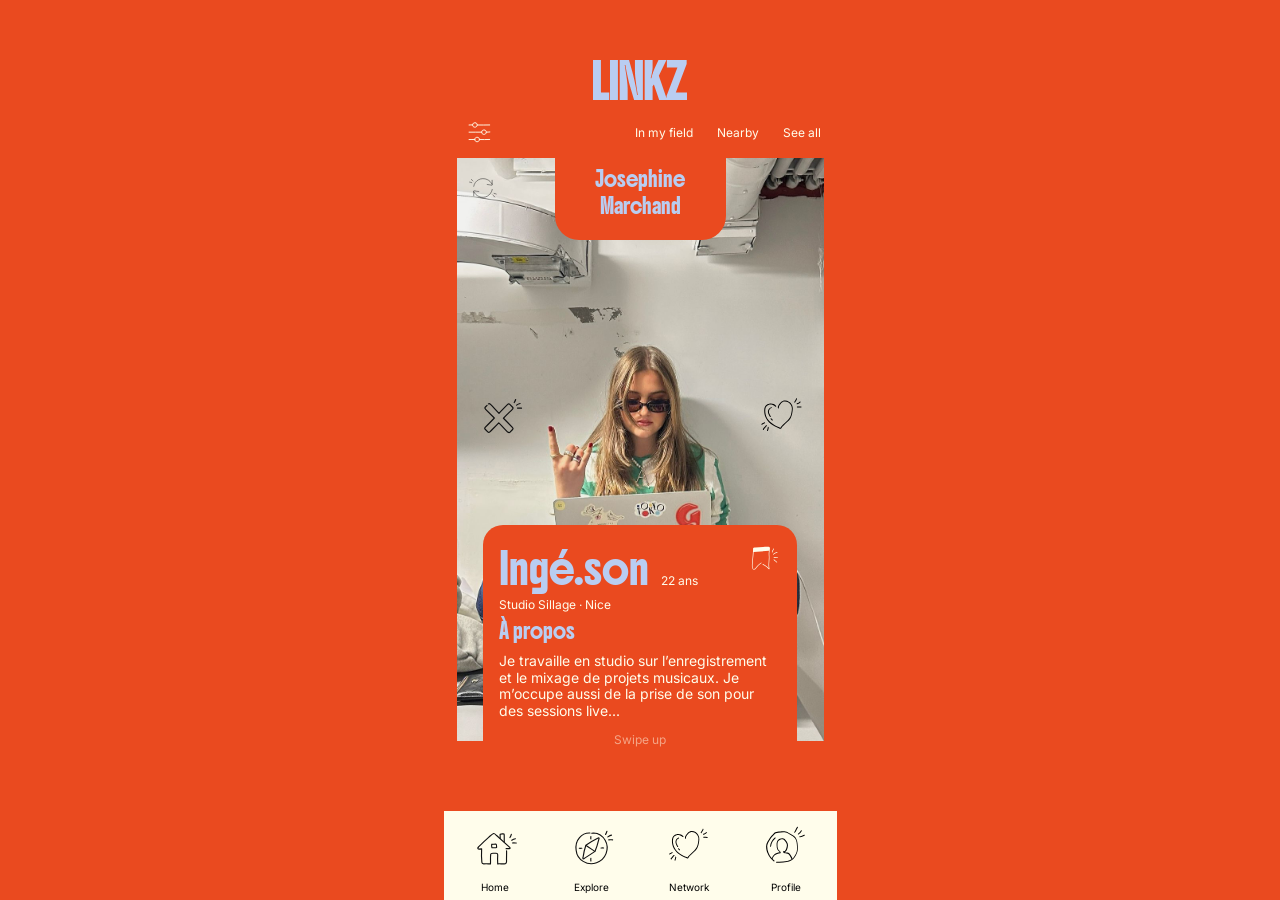
<file: index.html>
<!DOCTYPE html>
<html lang="en">
<head>
    <meta charset="UTF-8">
    <meta name="viewport" content="width=device-width, initial-scale=1.0">
    <title>Document</title>
    <link rel="stylesheet" href="style.css">
    <link rel="stylesheet" href="style-home.css">
</head>
<body>
    <div class="header">
        <img src="./LINKZ/LOGO/LOGO.svg" alt="">
    </div>
    
    <div class="navigation">
        <img src="./LINKZ/ICONES/filters.svg" alt="" height="40px">
        <div class="options">
            <a href="">In my field</a>
            <a href="">Nearby</a>
            <a href="">See all</a>
        </div>
    </div>
    <div class="profil">
        <div class="subheader">
            <img src="./LINKZ/ICONES/refresh.svg" alt="">
            <div class="nametag">
                <h2>Josephine Marchand</h2>
            </div>
            <div id="fakecontent"></div>
        </div>
        <div class="swipeoptions">
            <img src="./LINKZ/ICONES/dislike.svg" alt="">
            <img src="./LINKZ/ICONES/like.svg" alt="">
        </div>
    
        <div class="cardinfo">
            <div class="info">
                <div class="titlecardfull">
                    <div class="titlecardpicto">
                        <div class="titlecard">
                            <h1>Ingé.son</h1>
                            <div class="age">
                                <p>22 ans</p>
                            </div>
                        </div>
                        <img src="./LINKZ/ICONES/save.svg" alt="">
                    </div>
                    <p>Studio Sillage · Nice</p>
                </div>
                <div class="apropos">
                    <h2>À propos</h2>
                    <p>Je travaille en studio sur l’enregistrement et le mixage de projets musicaux. Je m’occupe aussi de la prise de son pour des sessions live...</p>
                </div>
            </div>
            <p>Swipe up</p>
        </div>
    </div>

    <div class="tabbar">
        <div class="tabbarbutton">
            <img src="./LINKZ/ICONES/home.svg" alt="">
            <p>Home</p>
        </div>
        <div class="tabbarbutton">
            <img src="./LINKZ/ICONES/explore.svg" alt="">
            <p>Explore</p>
        </div>
        <div class="tabbarbutton">
            <img src="./LINKZ/ICONES/like.svg" alt="">
            <p>Network</p>
        </div>
        <div class="tabbarbutton">
            <img src="./LINKZ/ICONES/profile.svg" alt="">
            <p>Profile</p>
        </div>
    </div>
</body>
</html>
</file>
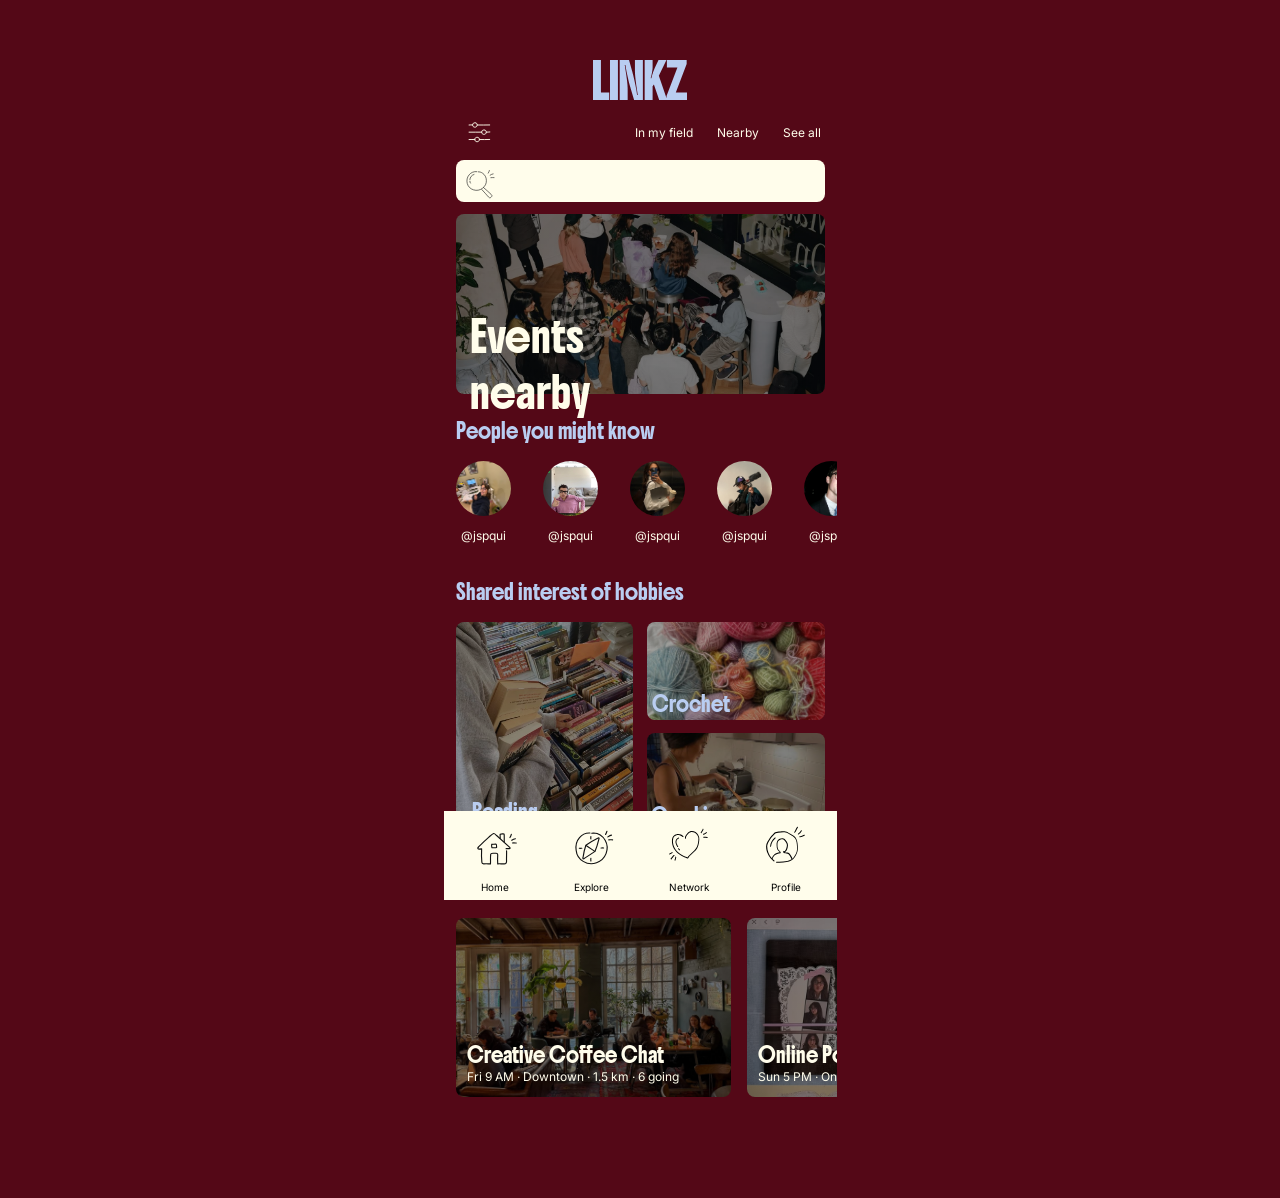
<file: explore.html>
<!DOCTYPE html>
<html lang="en">
<head>
    <meta charset="UTF-8">
    <meta name="viewport" content="width=device-width, initial-scale=1.0">
    <title>Document</title>
    <link rel="stylesheet" href="style.css">
    <link rel="stylesheet" href="style-explore.css">
</head>
<body>
    <div class="header">
        <img src="./LINKZ/LOGO/LOGO.svg" alt="">
    </div>
    
    <div class="navigation">
        <img src="./LINKZ/ICONES/filters.svg" alt="" height="40px">
        <div class="options">
            <a href="">In my field</a>
            <a href="">Nearby</a>
            <a href="">See all</a>
        </div>
    </div>
    <div class="content">
        <div class="topsection">
            <div class="search">
                <img src="./LINKZ/ICONES/search.svg" alt="">
            </div>
            <div class="cardevents">
                <h1>Events nearby</h1>
            </div>
        </div>
        <div class="accountsection">
            <h2>People you might know</h2>
            <div class="accounts">
                <div class="profiles">
                    <img src="./LINKZ/IMAGES/PROFIL 1.jpg" alt="">
                    <p>@jspqui</p>
                </div>
                <div class="profiles">
                    <img src="./LINKZ/IMAGES/PROFIL 2.jpg" alt="">
                    <p>@jspqui</p>
                </div>
                <div class="profiles">
                    <img src="./LINKZ/IMAGES/PROFIL 3.jpg" alt="">
                    <p>@jspqui</p>
                </div>
                <div class="profiles">
                    <img src="./LINKZ/IMAGES/PROFIL 4.jpg" alt="">
                    <p>@jspqui</p>
                </div>
                <div class="profiles">
                    <img src="./LINKZ/IMAGES/PROFIL 5.jpg" alt="">
                    <p>@jspqui</p>
                </div>
            </div>
        </div>
        <div class="hobbiessection">
            <h2>Shared interest of hobbies</h2>
            <div class="hobbiesmore">
                <div class="hobbiescards">
                    <div class="readingcard">
                        <h2>Reading</h2>
                    </div>
                    <div class="crochetcard">
                        <h2>Crochet</h2>
                    </div>
                    <div class="cookingcard">
                        <h2>Cooking</h2>
                    </div>
                </div>
                <a href="">See more</a>
            </div>
        </div>
        <div class="todosection">
            <h2>Things to do this week</h2>
            <div class="todocards">
                <div class="coffecard">
                    <h2>Creative Coffee Chat</h2>
                    <p>Fri 9 AM · Downtown · 1.5 km · 6 going</p>
                </div>
                <div class="onlinecard">
                    <h2>Online Portfolio Review</h2>
                    <p>Sun 5 PM · Online · Open to all · 20 going</p>
                </div>
            </div>
        </div>
    </div>
    <div class="tabbar">
        <div class="tabbarbutton">
            <img src="./LINKZ/ICONES/home.svg" alt="">
            <p>Home</p>
        </div>
        <div class="tabbarbutton">
            <img src="./LINKZ/ICONES/explore.svg" alt="">
            <p>Explore</p>
        </div>
        <div class="tabbarbutton">
            <img src="./LINKZ/ICONES/like.svg" alt="">
            <p>Network</p>
        </div>
        <div class="tabbarbutton">
            <img src="./LINKZ/ICONES/profile.svg" alt="">
            <p>Profile</p>
        </div>
    </div>
</body>
</html>
</file>
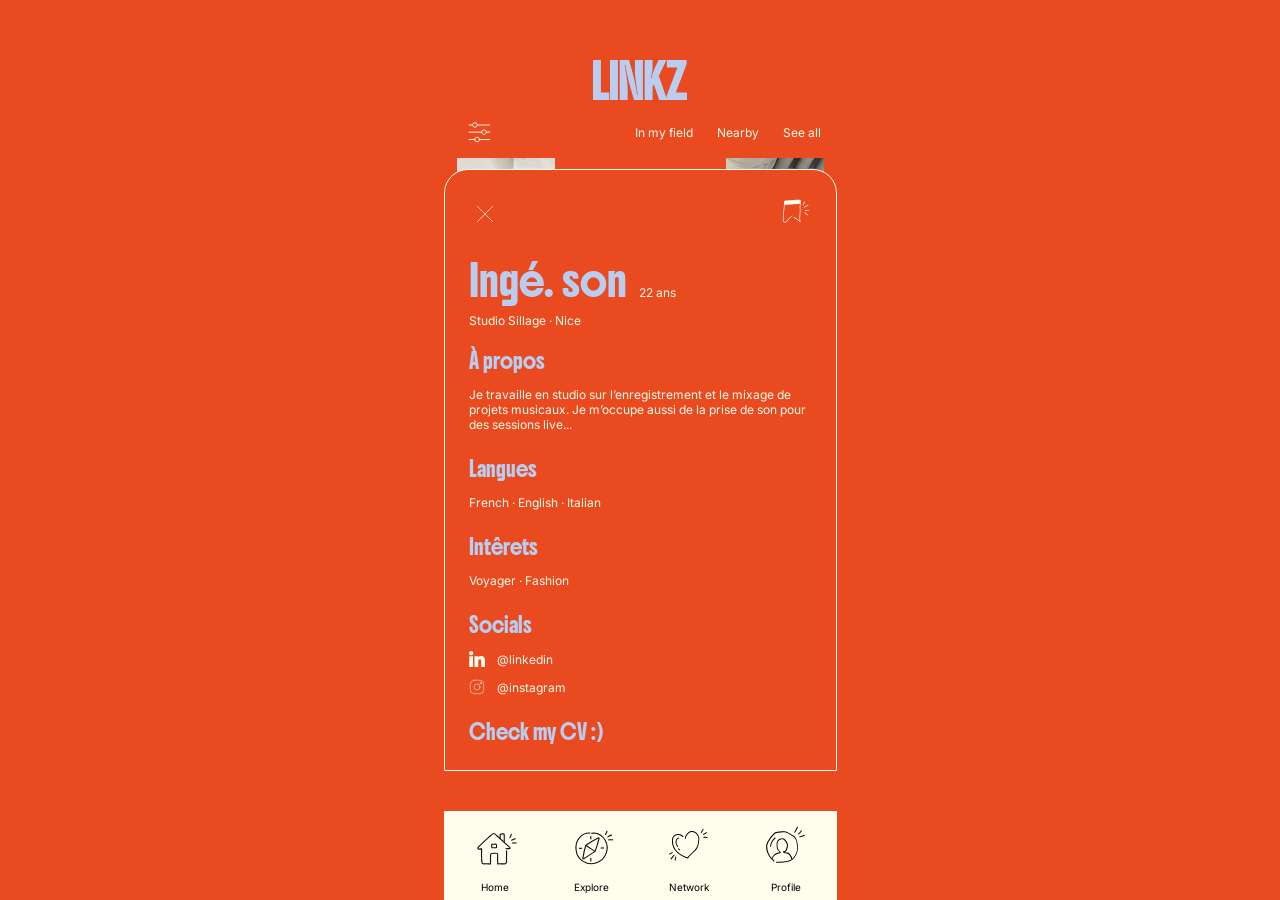
<file: home-swipeup.html>
<!DOCTYPE html>
<html lang="en">
<head>
    <meta charset="UTF-8">
    <meta name="viewport" content="width=device-width, initial-scale=1.0">
    <title>Document</title>
    <link rel="stylesheet" href="style.css">
    <link rel="stylesheet" href="style-home.css">
    <link rel="stylesheet" href="style-home-swipeup.css">
</head>
<body>
    <div class="header">
        <img src="./LINKZ/LOGO/LOGO.svg" alt="">
    </div>
    
    <div class="navigation">
        <img src="./LINKZ/ICONES/filters.svg" alt="" height="40px">
        <div class="options">
            <a href="">In my field</a>
            <a href="">Nearby</a>
            <a href="">See all</a>
        </div>
    </div>
    <div class="profil">
        <div class="subheader">
            <img src="./LINKZ/ICONES/refresh.svg" alt="">
            <div class="nametag">
                <h2>Josephine Marchand</h2>
            </div>
            <div id="fakecontent"></div>
        </div>
    </div>
        <div class="cardup">
            <div class="buttons">
                <img src="./LINKZ/ICONES/cross.svg" alt="" height="16px">
                <img src="./LINKZ/ICONES/save.svg" alt="">
            </div>
            <div class="contentcard">
                <div class="titlecard1">
                    <div class="title1">
                        <h1>Ingé. son</h1>
                        <p>22 ans</p>
                    </div>
                    <p>Studio Sillage · Nice</p>
                </div>
                <div class="catcard">
                    <div class="cat">
                        <h2>À propos</h2>
                        <p>Je travaille en studio sur l’enregistrement et le mixage de projets musicaux. Je m’occupe aussi de la prise de son pour des sessions live...</p>
                    </div>
                    <div class="cat">
                        <h2>Langues</h2>
                        <p>French · English · Italian</p>
                    </div>
                    <div class="cat">
                        <h2>Intêrets</h2>
                        <p>Voyager · Fashion</p>
                    </div>
                    <div class="cat">
                        <h2>Socials</h2>
                        <div class="RS">
                            <img src="./LINKZ/ICONES/linkedin.svg" alt="">
                            <p>@linkedin</p>
                        </div>
                        <div class="RS">
                            <img src="./LINKZ/ICONES/instagram.svg" alt="">
                            <p>@instagram</p>
                        </div>
                    </div>
                    <h2> Check my CV :)</h2>
                </div>
            </div>
        </div>

    <div class="tabbar">
        <div class="tabbarbutton">
            <img src="./LINKZ/ICONES/home.svg" alt="">
            <p>Home</p>
        </div>
        <div class="tabbarbutton">
            <img src="./LINKZ/ICONES/explore.svg" alt="">
            <p>Explore</p>
        </div>
        <div class="tabbarbutton">
            <img src="./LINKZ/ICONES/like.svg" alt="">
            <p>Network</p>
        </div>
        <div class="tabbarbutton">
            <img src="./LINKZ/ICONES/profile.svg" alt="">
            <p>Profile</p>
        </div>
    </div>
</body>
</html>
</file>
<file: style.css>
@import url('https://fonts.googleapis.com/css2?family=Inter:opsz,wght@14..32,100..900&display=swap');

@import url('https://fonts.googleapis.com/css2?family=Boldonse&family=Inter:opsz,wght@14..32,100..900&display=swap');

* {
    padding: 0;
    margin: 0;
    box-sizing: border-box;
}

.header,
.tabbar,
.navigation {
    position: fixed;
    left: 0;
    right: 0;
    max-width: 393px;
    margin: auto;
    z-index: 1;
}

.header{
    top: 0px;
    display: flex;
    justify-content: center;
    align-items: flex-end;
    height: 112px;
    padding: 0px 0px 12px;
}

.header img {
    height: 40px;
}

body {
    color: #FFFDEB;
    font-family: "Inter", sans-serif;
    font-size: 12px;
    font-weight: 400;
}

.navigation{
   padding-left: 16px;
   padding-right: 16px;
   display: flex;
   justify-content: space-between;
   align-items: center;
   height: 48px;
   padding-bottom: 4px;
}

.navigation img {
    width: 40px;
    height: 40px;
}

.options{
    display: flex;
    justify-content: flex-end;
    align-items: center;
    gap: 24px;
}

a{
    text-decoration: none;
    color: #FFFDEB;
    font-family: 'Inter', sans-serif;
    font-size: 12px;
    font-style: normal;
    font-weight: 400;
    line-height: normal;
    
}

h2{
    color: #B9CDF1;
    text-align: center;
    font-family: "boldonse", sans-serif;
    font-size: 14px;
    font-style: normal;
    font-weight: 400;
    line-height: normal;
}

h1{
    color: #B9CDF1;
    font-family: "Boldonse", sans-serif;
    font-size: 29px;
    font-weight: 400;
}

.tabbar {
    bottom: 0;
    display: flex;
    justify-content: space-between;
    align-items: center;

    width: 100%;
    height: 89px;
    padding: 8px 24px;
    background: #FFFDEB;
}

.tabbarbutton {
    display: flex;
    width: 54px;
    flex-direction: column;
    align-items: center;
    gap: 4px;
}

.tabbarbutton p {
    color: black;
    text-align: center;
    font-size: 10px;
    font-weight: 400;
}

.tabbarbutton img {
    width: 58px;
    height: 58px;
    object-fit: contain;
}


.cardinfo > p {
    opacity: 0.5;
}
</file>
<file: style-home.css>
@import url('https://fonts.googleapis.com/css2?family=Inter:opsz,wght@14..32,100..900&display=swap');

@import url('https://fonts.googleapis.com/css2?family=Boldonse&family=Inter:opsz,wght@14..32,100..900&display=swap');

* {
    padding: 0;
    margin: 0;
    box-sizing: border-box;
}

.header,
.navigation{
    background-color: #EA4A1F;
}

body {
    background-color: #EA4A1F;
    background-image: url("./LINKZ/IMAGES/IMAGE_PROFILE.jpg");
    background-position: center 143px;
    background-size: 367px auto;
    background-repeat: no-repeat;
    max-width: 393px;
    margin: 0 auto;
    min-height: 100svh;
    padding-top: 110px;
    padding-bottom: 89px;
    color: #FFFDEB;
    font-family: "Inter", sans-serif;
    font-size: 12px;
    font-weight: 400;
}


.profil {
    position: relative;
    height: 605px;
    margin: 48px 13px;
}

.nametag{
    display: flex;
    width: 171px;
    flex-direction: column;
    align-items: center;
    justify-content: center;
    padding: 8px 24px 20px;
    border-radius: 0 0 24px 24px;
    background: #EA4A1F;
}

.subheader{
   display: flex;
   padding: 0 8px;
   justify-content: space-between;
   align-items: flex-start;
}


#fakecontent{
    width: 36px;
}

.subheader img {
    width: 36px;
    margin-top: 12px;
}

.swipeoptions{
    display: flex;
    justify-content: space-between;
    align-items: center;

    position: absolute;
    top: 230px;
    left: 12px;
    right: 12px;
}

.swipeoptions img{
    width: 60px;
    height: 60px;
    object-fit: contain;
}

.age{
    display: flex;
    justify-content: center;
    align-items: center;
}

h1{
    color: #B9CDF1;
    font-family: "Boldonse", sans-serif;
    font-size: 29px;
    font-weight: 400;
}

.titlecard{
    display: flex;
    align-items: baseline;
    gap: 12px;
}

.titlecardpicto{
    display: flex;
    justify-content: space-between;
    align-items: flex-start;
    width: 100%;
    gap: 8px;
}

.titlecardpicto img{
    flex-shrink: 0;
    width: 32px;
}

.titlecardfull{
    display: flex;
    flex-direction: column;
    align-items: flex-start;
    align-self: stretch;
}

.apropos{
    display: flex;
    flex-direction: column;
    align-items: flex-start;
    gap: 8px;
    align-self: stretch;
}

.apropos p {
    font-size: 14px;
    line-height: 1.2;
}

.info{
    display: flex;
    padding: 0 16px;
    flex-direction: column;
    align-items: flex-start;
    gap: 6px;
    align-self: stretch;
}

.cardinfo{
    display: flex;
    flex-direction: column;
    justify-content: flex-end;
    align-items: center;
    width: 314px;
    max-width: 90%;
    gap: 12px;
    padding: 16px 0;
    border-radius: 20px 20px 0 0;
    background: #EA4A1F;
    position: absolute;
    bottom: 0;
    left: 0;
    right: 0;
    margin: 0 auto;
}

.tabbar {
    bottom: 0;
    display: flex;
    justify-content: space-between;
    align-items: center;

    width: 100%;
    height: 89px;
    padding: 8px 24px;
    background: #FFFDEB;
}

.tabbarbutton {
    display: flex;
    width: 54px;
    flex-direction: column;
    align-items: center;
    gap: 4px;
}

.tabbarbutton p {
    color: black;
    text-align: center;
    font-size: 10px;
    font-weight: 400;
}

.tabbarbutton img {
    width: 58px;
    height: 58px;
    object-fit: contain;
}


.cardinfo > p {
    opacity: 0.5;
}
</file>
<file: style-explore.css>
@import url('https://fonts.googleapis.com/css2?family=Inter:opsz,wght@14..32,100..900&display=swap');

@import url('https://fonts.googleapis.com/css2?family=Boldonse&family=Inter:opsz,wght@14..32,100..900&display=swap');

* {
    padding: 0;
    margin: 0;
    box-sizing: border-box;
}


.header,
.navigation{
    background-color: #540817;
}

body {
    background-color: #540817;
    max-width: 393px;
    margin: 0 auto;
    min-height: 100svh;
    padding-top: 110px;
    padding-bottom: 89px;
    color: #FFFDEB;
    font-family: "Inter", sans-serif;
    font-size: 12px;
    font-weight: 400;
}

.content {
    display: flex;
    flex-direction: column;
    align-items: flex-end;
    gap: 24px;
}

.topsection {
    display: flex;
    padding: 0 12px;
    flex-direction: column;
    align-items: center;
    gap: 12px;
    align-self: stretch;
}

.search {
    display: flex;
    height: 42px;
    align-items: flex-start;
    margin-top: 50px;
    align-self: stretch;
    border-radius: 8px;
    background: #FFFDEB;
}

.search img{
    flex-shrink: 0;
    width: 48px;
}

.topsection h1 {
    color: #FFFDEB;
}

.cardevents {
    border-radius: 8px;
    background: linear-gradient(0deg, rgba(0, 0, 0, 0.52) 0%, rgba(0, 0, 0, 0.52) 100%), url("./LINKZ/IMAGES/EVENT.jpg") lightgray 50% / cover no-repeat;
    display: flex;
    height: 180px;
    padding: 127px 114px 6px 14px;
    justify-content: center;
    align-items: center;
    gap: 10px;
    align-self: stretch;
}

.accountsection {
    display: flex;
    padding: 0 0 12px 12px;
    flex-direction: column;
    align-items: flex-start;
    gap: 16px;
    align-self: stretch;
}

.accounts {
    display: flex;
    align-items: center;
    gap: 32px;
    align-self: stretch;
    overflow-x: auto;
}

.profiles {
    display: flex;
    flex-direction: column;
    align-items: center;
    gap: 12px;
    flex-shrink: 0;
}

.profiles img {
    border-radius: 55px;
    object-fit: cover;
    flex-shrink: 0;
    width: 55px;
    height: 55px;
}

.hobbiessection {
    display: flex;
    padding: 0 12px;
    flex-direction: column;
    align-items: flex-start;
    gap: 16px;
    align-self: stretch;
}

.hobbiesmore {
    display: flex;
    flex-direction: column;
    align-items: flex-end;
    gap: 6px;
    align-self: stretch;
}

.hobbiescards {
    display: grid;
    height: 208px;
    row-gap: 13px;
    column-gap: 14px;
    align-self: stretch;
    grid-template-rows: repeat(2,minmax(0,1fr));
    grid-template-columns: repeat(2,minmax(0,1fr));
}

.readingcard {
    display: flex;
    padding: 179px 86px 6px 8px;
    flex-direction: column;
    justify-content: center;
    align-items: center;
    gap: 10px;
    align-self: stretch;
    grid-row: 1 / span 2;
    grid-column: 1 / span 1;
    justify-self: stretch;
    border-radius: 8px;
    background: linear-gradient(0deg, rgba(0, 0, 0, 0.35) 0%, rgba(0, 0, 0, 0.35) 100%), url("./LINKZ/IMAGES/READING.jpg") lightgray 50% / cover no-repeat;
}

.crochetcard {
    display: flex;
    padding: 68px 98px 1px 9px;
    justify-content: center;
    align-items: center;
    gap: 10px;
    align-self: stretch;
    grid-row: 1 / span 1;
    grid-column: 2 / span 1;
    justify-self: stretch;
    border-radius: 8px;
    background: linear-gradient(0deg, rgba(0, 0, 0, 0.35) 0%, rgba(0, 0, 0, 0.35) 100%), url("./LINKZ/IMAGES/CROCHET.jpg") lightgray 50% / cover no-repeat;
}

.cookingcard {
    display: flex;
    padding: 74px 102px 3px 9px;
    justify-content: center;
    align-items: center;
    gap: 10px;
    align-self: stretch;
    grid-row: 2 / span 1;
    grid-column: 2 / span 1;
    justify-self: stretch;
    border-radius: 8px;
    background: linear-gradient(0deg, rgba(0, 0, 0, 0.35) 0%, rgba(0, 0, 0, 0.35) 100%), url("./LINKZ/IMAGES/COOKING.jpg") lightgray 50% / cover no-repeat;
}

.hobbiessection a {
    color: #FFF;
    text-align: right;
    text-decoration-line: underline;
    text-decoration-style: solid;
}

.todosection {
    display: flex;
    padding-left: 12px;
    padding-bottom: 12px;
    flex-direction: column;
    align-items: flex-start;
    gap: 16px;
    align-self: stretch;
}

.todocards {
    display: flex;
    align-items: center;
    gap: 16px;
    align-self: stretch;
    overflow-x: auto;
}

.todocards h2 {
    color: #FFFDEB;
}

.coffecard {
    display: flex;
    width: 275px;
    height: 179px;
    padding: 13px 11px;
    flex-direction: column;
    justify-content: flex-end;
    align-items: flex-start;
    border-radius: 8px;
    background: linear-gradient(0deg, rgba(0, 0, 0, 0.49) 0%, rgba(0, 0, 0, 0.49) 100%), url("./LINKZ/IMAGES/COFFEE.jpg") lightgray 50% / cover no-repeat;
    flex-shrink: 0;
}

.onlinecard {
    display: flex;
    width: 275px;
    height: 179px;
    padding: 13px 11px;
    flex-direction: column;
    justify-content: flex-end;
    align-items: flex-start;
    border-radius: 8px;
    background: linear-gradient(0deg, rgba(0, 0, 0, 0.49) 0%, rgba(0, 0, 0, 0.49) 100%), url("./LINKZ/IMAGES/ONLINE.jpg") lightgray 50% / cover no-repeat;
    flex-shrink: 0;
}
</file>
<file: style-home-swipeup.css>
@import url('https://fonts.googleapis.com/css2?family=Inter:opsz,wght@14..32,100..900&display=swap');

@import url('https://fonts.googleapis.com/css2?family=Boldonse&family=Inter:opsz,wght@14..32,100..900&display=swap');

* {
    padding: 0;
    margin: 0;
    box-sizing: border-box;
}

.cardup {
    display: flex;
    padding: 24px;
    flex-direction: column;
    align-items: self-start;
    gap: 20px;
    position: relative;
    z-index: 1;
    margin-top: -642px;
    border-radius: 24px 24px 0 0;
    border: 1px solid #FFFDEB;
    background: #EA4A1F;
}

.buttons {
    display: flex;
    justify-content: space-between;
    align-items: center;
    align-self: stretch;
}

.buttons img {
    flex-shrink: 0;
    width: 32px;
}

.contentcard {
    display: flex;
    flex-direction: column;
    align-items: flex-start;
    gap: 20px;
}

.title1 {
    display: flex;
    align-items: baseline;
    gap: 12px;
}

.titlecard1 {
    display: flex;
    flex-direction: column;
    align-items: flex-start;
    gap: 4px;
}

.catcard{
    display: flex;
    flex-direction: column;
    align-items: flex-start;
    gap: 24px;
}

.cat{
    display: flex;
    flex-direction: column;
    align-items: flex-start;
    gap: 12px;
    align-self: stretch;
}

.RS {
    display: flex;
    align-items: center;
    gap: 12px;
    align-self: stretch;
}

.RS img {
    flex-shrink: 0;
    width: 16px;
}
</file>
